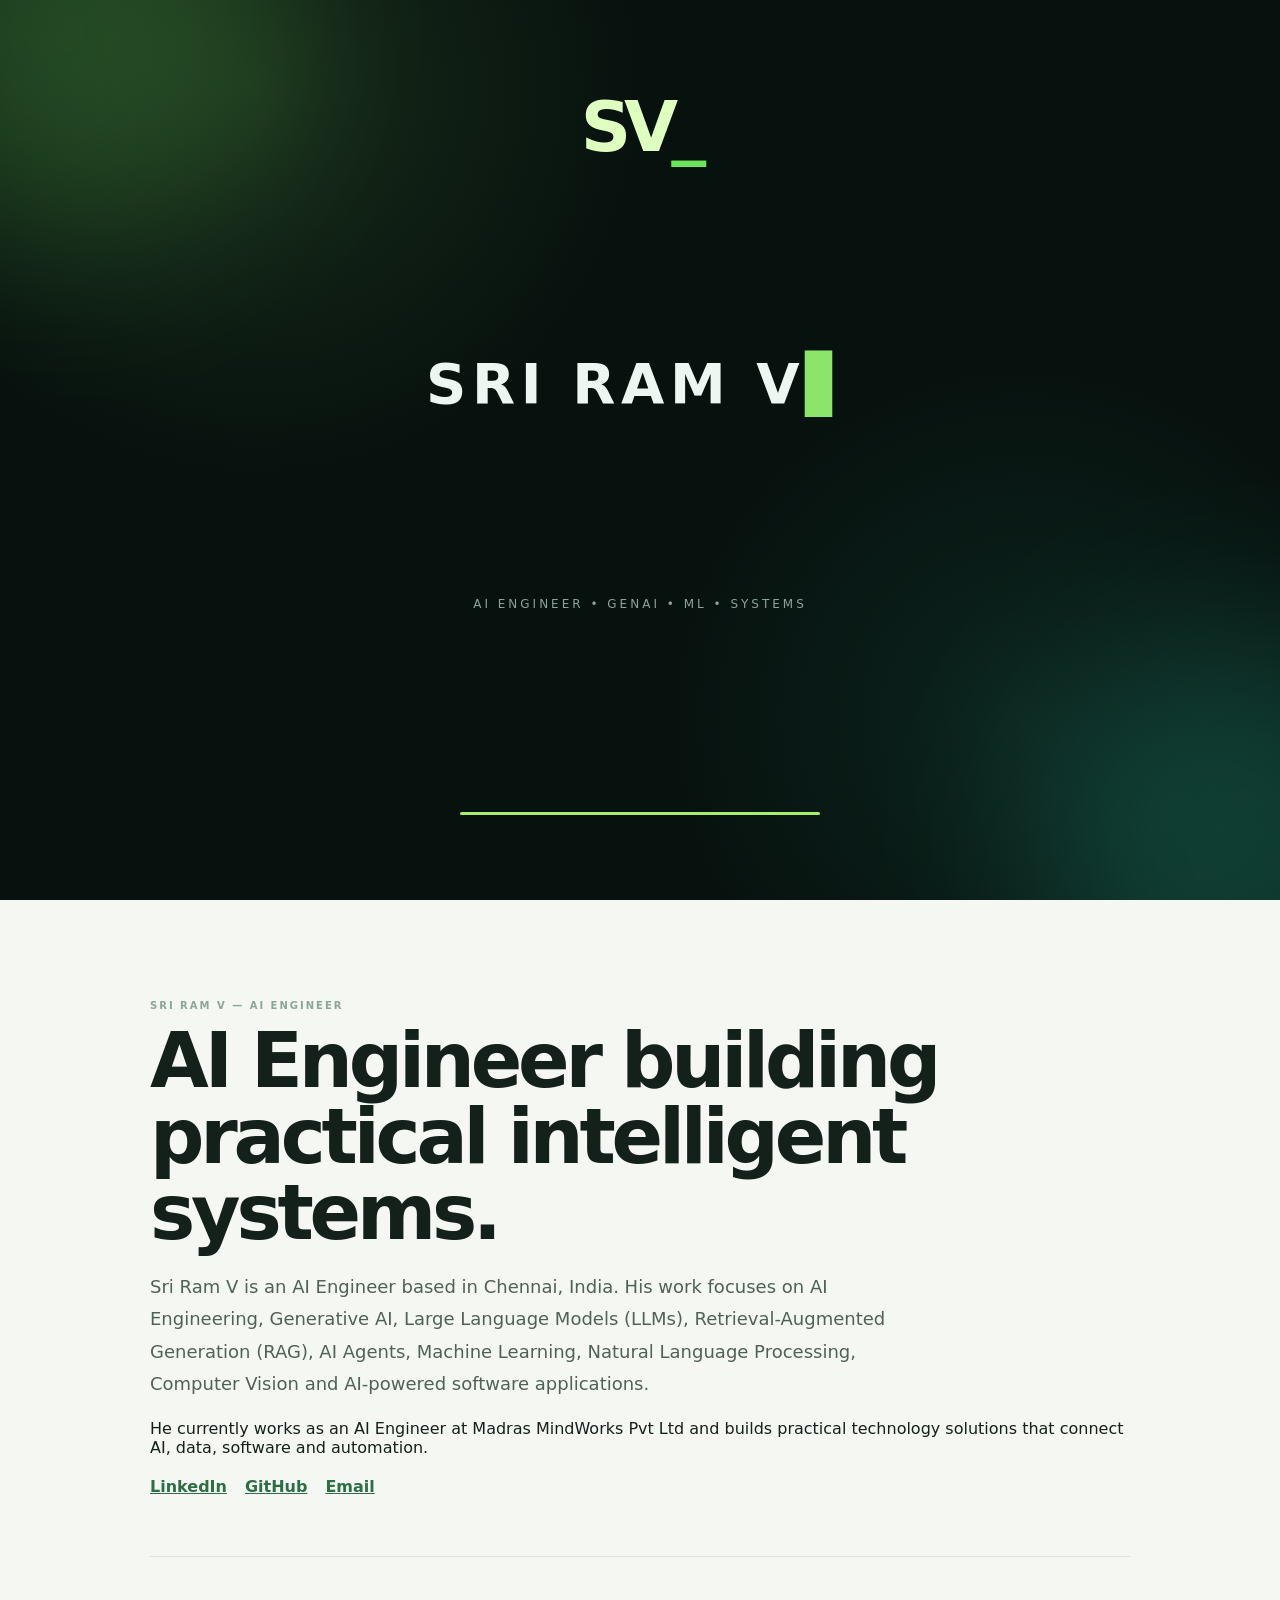
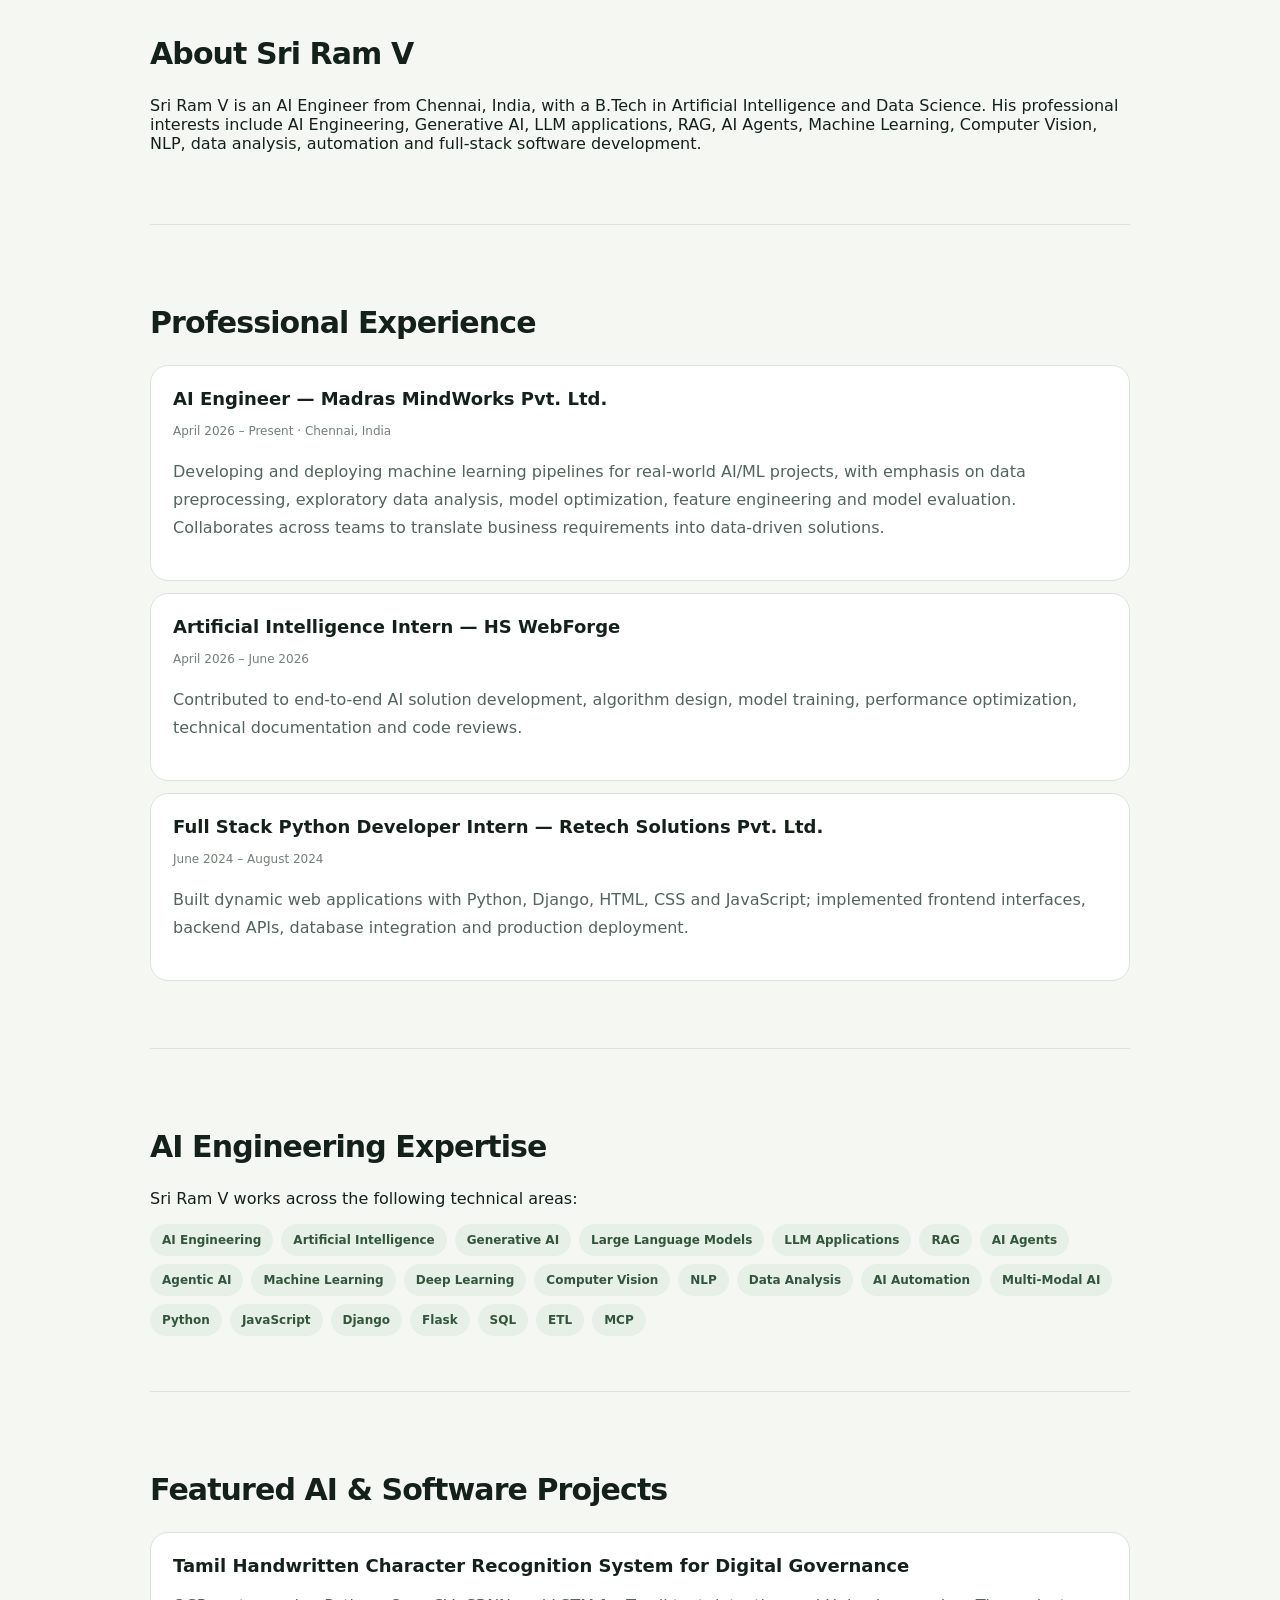
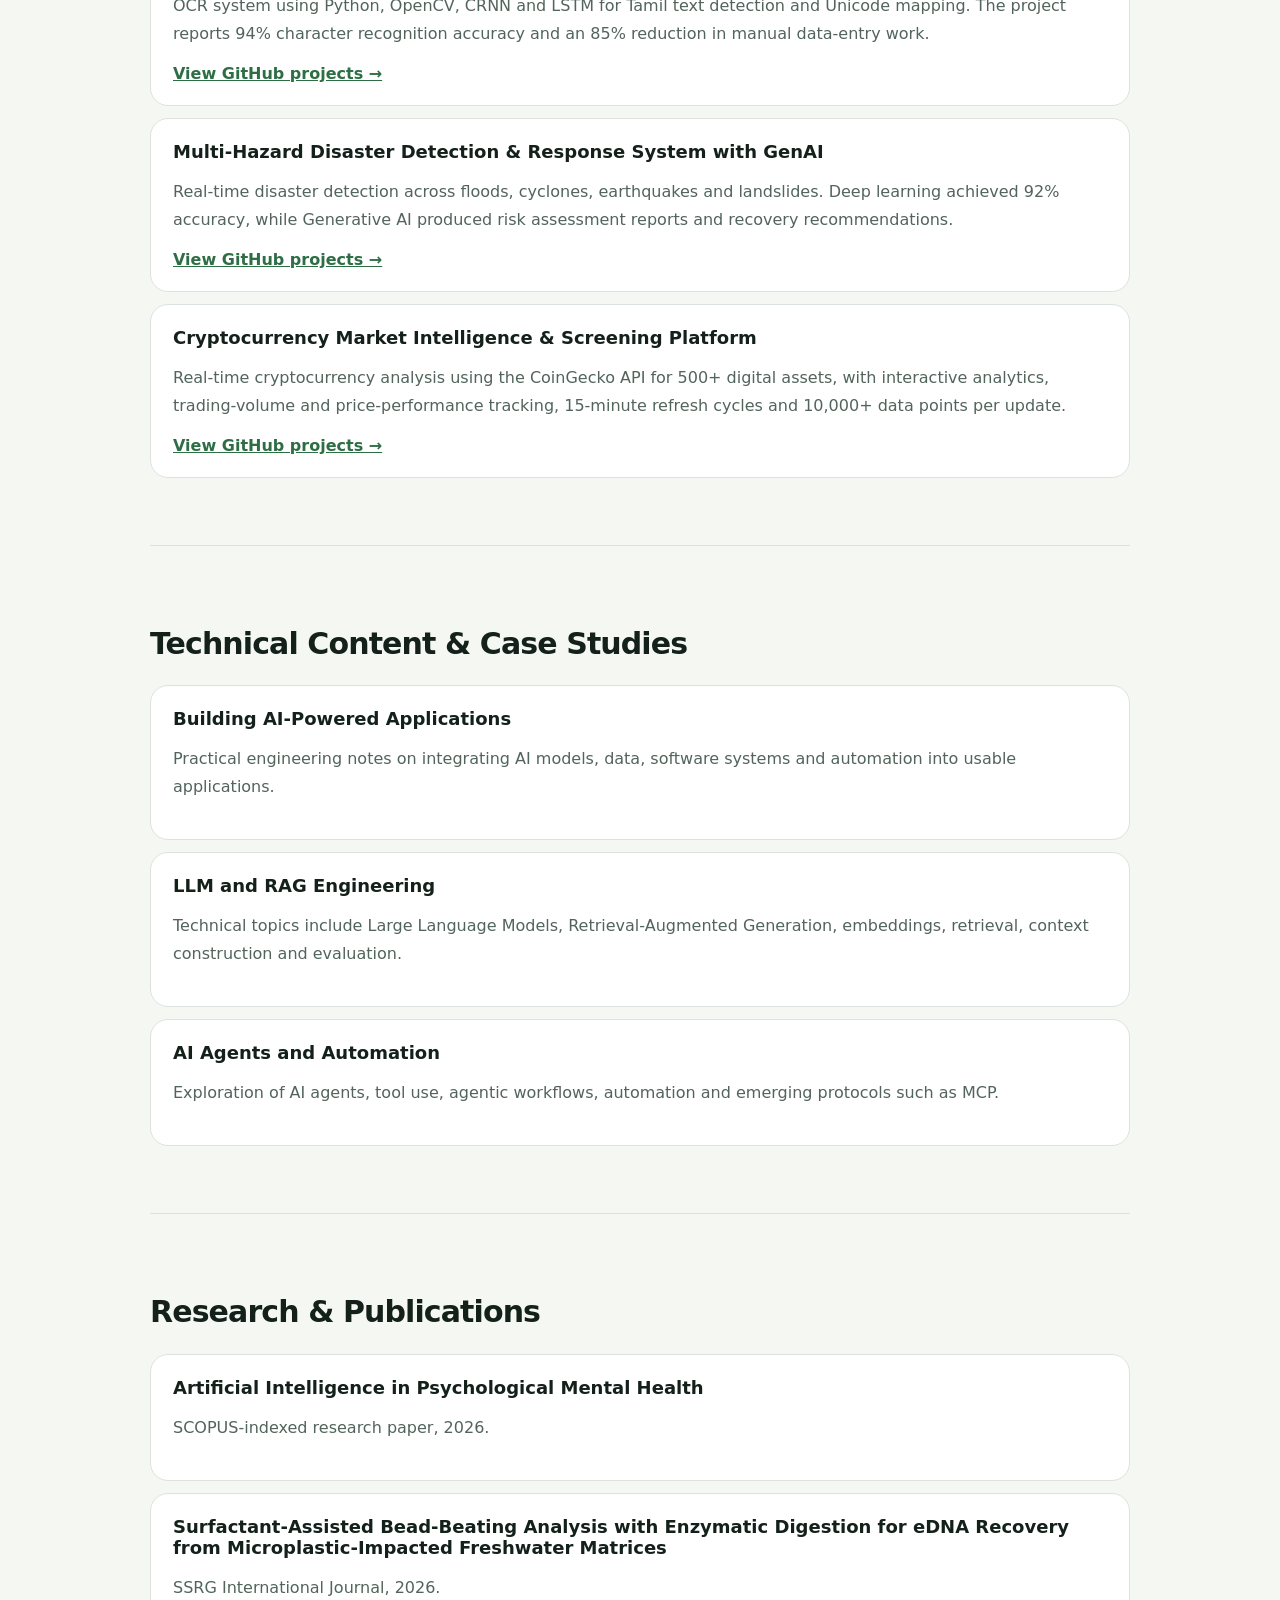
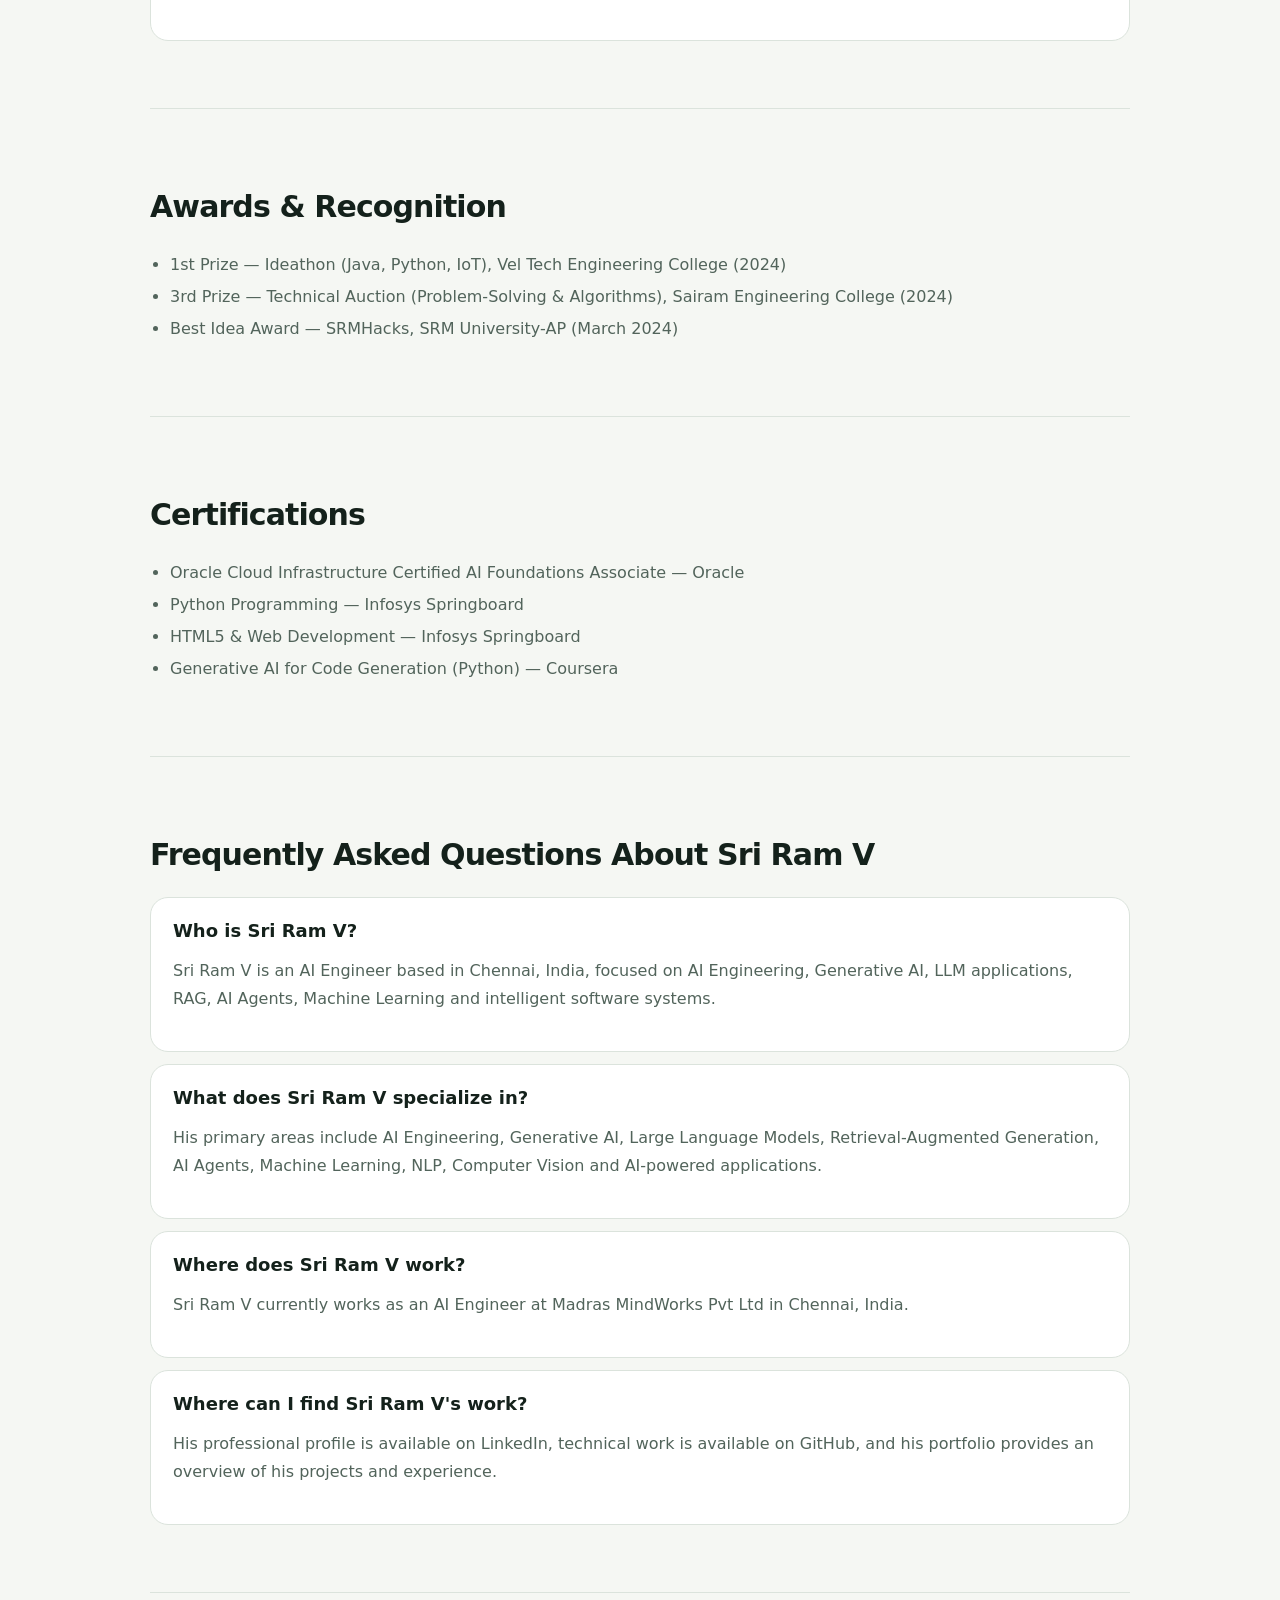
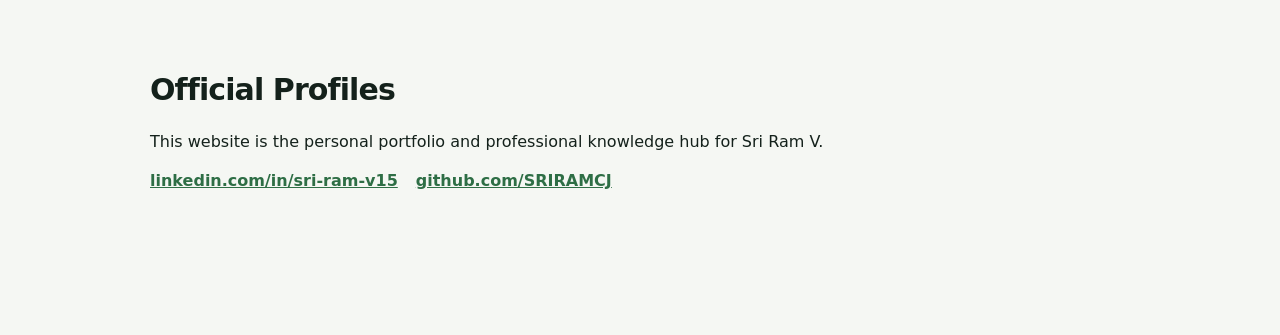
<file: index.html>
<!doctype html>
<html lang="en-IN">
<head>
  <meta charset="utf-8">
  <meta name="viewport" content="width=device-width,initial-scale=1">
  <meta name="google-site-verification" content="kruuDOYImn_65MZd4gg08ItQ2oBzcLphGVShpqjUZhc">
  <title>Sri Ram V — AI Engineer | Generative AI, LLMs, RAG & AI Agents</title>
  <meta name="description" content="Sri Ram V is an AI Engineer based in Chennai, India, building AI-powered applications and intelligent software systems across Generative AI, LLMs, RAG, AI Agents, Machine Learning, Computer Vision and NLP.">
  <meta name="author" content="Sri Ram V">
  <meta name="keywords" content="Sri Ram V, AI Engineer, Artificial Intelligence, Generative AI, LLM, RAG, AI Agents, Machine Learning, Computer Vision, NLP, Chennai">
  <meta name="robots" content="index,follow,max-image-preview:large,max-snippet:-1,max-video-preview:-1">
  <link rel="canonical" href="https://site-eight-gilt-52.vercel.app/">
  <link rel="me" href="https://www.linkedin.com/in/sri-ram-v15/">
  <link rel="me" href="https://github.com/SRIRAMCJ">
  <link rel="alternate" hreflang="en-in" href="https://site-eight-gilt-52.vercel.app/">
  <meta property="og:type" content="website">
  <meta property="og:title" content="Sri Ram V — AI Engineer | Generative AI & AI Engineering">
  <meta property="og:description" content="Sri Ram V is an AI Engineer based in Chennai, India, focused on Generative AI, LLM applications, RAG, AI Agents, Machine Learning and intelligent software systems.">
  <meta property="og:url" content="https://site-eight-gilt-52.vercel.app/">
  <meta property="og:site_name" content="Sri Ram V">
  <meta property="og:image" content="https://site-eight-gilt-52.vercel.app/assets/og-card.svg">
  <meta name="twitter:card" content="summary_large_image">
  <meta name="twitter:title" content="Sri Ram V — AI Engineer">
  <meta name="twitter:description" content="AI Engineer building practical AI-powered applications with Generative AI, LLMs, RAG, AI Agents and Machine Learning.">
  <meta name="theme-color" content="#07110e">
  <link rel="icon" href="assets/favicon.svg">
  <link rel="stylesheet" href="styles.css">

  <script type="application/ld+json">
  {
    "@context":"https://schema.org",
    "@graph":[
      {
        "@type":"Person",
        "@id":"https://site-eight-gilt-52.vercel.app/#person",
        "name":"Sri Ram V",
        "url":"https://site-eight-gilt-52.vercel.app/",
        "mainEntityOfPage":{"@id":"https://site-eight-gilt-52.vercel.app/#webpage"},
        "jobTitle":"AI Engineer",
        "description":"Sri Ram V is an AI Engineer based in Chennai, India, focused on AI Engineering, Generative AI, Large Language Models, Retrieval-Augmented Generation, AI Agents, Machine Learning, Computer Vision, NLP and AI-powered software applications.",
        "email":"mailto:sriramvenkat1592k4@gmail.com",
        "address":{"@type":"PostalAddress","addressLocality":"Chennai","addressRegion":"Tamil Nadu","addressCountry":"IN"},
        "worksFor":{"@type":"Organization","name":"Madras MindWorks Pvt Ltd"},
        "sameAs":[
          "https://www.linkedin.com/in/sri-ram-v15/",
          "https://github.com/SRIRAMCJ"
        ],
        "knowsAbout":[
          "Artificial Intelligence","AI Engineering","Generative AI","Large Language Models","Retrieval-Augmented Generation","RAG","AI Agents","Agentic AI","Machine Learning","Natural Language Processing","Computer Vision","AI Applications","AI Automation","Software Development","Python"
        ]
      },
      {
        "@type":"WebSite",
        "@id":"https://site-eight-gilt-52.vercel.app/#website",
        "url":"https://site-eight-gilt-52.vercel.app/",
        "name":"Sri Ram V — AI Engineer Portfolio",
        "description":"Official personal portfolio and professional knowledge hub for Sri Ram V, AI Engineer.",
        "publisher":{"@id":"https://site-eight-gilt-52.vercel.app/#person"},
        "inLanguage":"en-IN"
      },
      {
        "@type":"ProfilePage",
        "@id":"https://site-eight-gilt-52.vercel.app/#webpage",
        "url":"https://site-eight-gilt-52.vercel.app/",
        "name":"Sri Ram V — AI Engineer",
        "isPartOf":{"@id":"https://site-eight-gilt-52.vercel.app/#website"},
        "mainEntity":{"@id":"https://site-eight-gilt-52.vercel.app/#person"},
        "about":{"@id":"https://site-eight-gilt-52.vercel.app/#person"}
      }
    ]
  }
  </script>
</head>
<body>
  <a class="skip-link" href="#seo-content">Skip to accessible portfolio content</a>

  <div id="app" class="os-shell">
    <div class="ambient ambient-a"></div><div class="ambient ambient-b"></div>

    <section id="boot" class="screen boot-screen">
      <div class="boot-mark">SV<span>_</span></div>
      <div class="boot-title">SRI RAM V<span class="cursor">▋</span></div>
      <div class="boot-sub">AI ENGINEER • GENAI • ML • SYSTEMS</div>
      <div class="boot-progress"><i id="bootBar"></i></div>
      <button id="enterBtn" class="primary-btn hidden">Enter Portfolio</button>
    </section>

    <section id="login" class="screen login-screen hidden">
      <div class="login-card glass">
        <div class="avatar">SV</div>
        <div class="eyebrow">PERSONAL AI LAB</div>
        <h1>Welcome.</h1>
        <p>Explore Sri Ram V's interactive engineering portfolio.</p>
        <button id="loginBtn" class="primary-btn">Open Desktop</button>
      </div>
    </section>

    <section id="desktop" class="desktop hidden">
      <header class="topbar glass">
        <div class="brand"><span class="brand-dot"></span><b>SV<span>•</span>AI</b><small>portfolio.os</small></div>
        <div class="top-status"><span id="clock"></span><button id="themeBtn" class="icon-btn" title="Toggle theme">◐</button></div>
      </header>

      <main class="workspace">
        <div class="hero-widget glass">
          <div class="eyebrow">AI ENGINEER / BUILDER</div>
          <h2>Sri Ram V</h2>
          <p>Building practical intelligence with <strong>Generative AI, LLM applications, RAG, AI Agents & Machine Learning.</strong></p>
          <div class="hero-actions">
            <button data-open="projects" class="primary-btn">Explore work</button>
            <button data-open="about" class="ghost-btn">About me</button>
          </div>
          <div class="metrics">
            <div><b>94%</b><span>OCR accuracy</span></div>
            <div><b>92%</b><span>hazard detection</span></div>
            <div><b>500+</b><span>assets analyzed</span></div>
            <div><b>85%</b><span>manual work reduced</span></div>
          </div>
        </div>

        <div class="desktop-grid">
          <button class="app-icon" data-open="about"><span>🧠</span><b>About</b><small>profile.md</small></button>
          <button class="app-icon" data-open="experience"><span>💼</span><b>Experience</b><small>career.log</small></button>
          <button class="app-icon" data-open="projects"><span>🚀</span><b>Projects</b><small>workbench</small></button>
          <button class="app-icon" data-open="skills"><span>⚡</span><b>Expertise</b><small>stack.json</small></button>
          <button class="app-icon" data-open="research"><span>🔬</span><b>Research</b><small>papers</small></button>
          <button class="app-icon" data-open="articles"><span>📝</span><b>Case Studies</b><small>notes</small></button>
          <button class="app-icon" data-open="terminal"><span>⌘</span><b>Terminal</b><small>shell</small></button>
          <button class="app-icon" data-open="snake"><span>🐍</span><b>Snake</b><small>play</small></button>
          <button class="app-icon" data-open="contact"><span>✉</span><b>Contact</b><small>connect</small></button>
        </div>
      </main>

      <nav class="dock glass">
        <button data-open="about">🧠</button><button data-open="projects">🚀</button><button data-open="articles">📝</button><button data-open="terminal">⌘</button><button data-open="contact">✉</button>
      </nav>
    </section>

    <div id="windows"></div>
  </div>

  <!-- Crawlable, explicit identity/content layer for search engines and AI systems. Kept visually separate from the interactive experience. -->
  <main id="seo-content" class="seo-layer">
    <div class="seo-inner">
      <header class="seo-hero">
        <p class="eyebrow">SRI RAM V — AI ENGINEER</p>
        <h1>AI Engineer building practical intelligent systems.</h1>
        <p class="lead">Sri Ram V is an AI Engineer based in Chennai, India. His work focuses on AI Engineering, Generative AI, Large Language Models (LLMs), Retrieval-Augmented Generation (RAG), AI Agents, Machine Learning, Natural Language Processing, Computer Vision and AI-powered software applications.</p>
        <p>He currently works as an AI Engineer at Madras MindWorks Pvt Ltd and builds practical technology solutions that connect AI, data, software and automation.</p>
        <div class="link-row"><a href="https://www.linkedin.com/in/sri-ram-v15/">LinkedIn</a><a href="https://github.com/SRIRAMCJ">GitHub</a><a href="mailto:sriramvenkat1592k4@gmail.com">Email</a></div>
      </header>

      <section id="about-seo"><h2>About Sri Ram V</h2><p>Sri Ram V is an AI Engineer from Chennai, India, with a B.Tech in Artificial Intelligence and Data Science. His professional interests include AI Engineering, Generative AI, LLM applications, RAG, AI Agents, Machine Learning, Computer Vision, NLP, data analysis, automation and full-stack software development.</p></section>

      <section id="experience-seo"><h2>Professional Experience</h2>
        <article class="seo-card"><h3>AI Engineer — Madras MindWorks Pvt. Ltd.</h3><p class="meta">April 2026 – Present · Chennai, India</p><p>Developing and deploying machine learning pipelines for real-world AI/ML projects, with emphasis on data preprocessing, exploratory data analysis, model optimization, feature engineering and model evaluation. Collaborates across teams to translate business requirements into data-driven solutions.</p></article>
        <article class="seo-card"><h3>Artificial Intelligence Intern — HS WebForge</h3><p class="meta">April 2026 – June 2026</p><p>Contributed to end-to-end AI solution development, algorithm design, model training, performance optimization, technical documentation and code reviews.</p></article>
        <article class="seo-card"><h3>Full Stack Python Developer Intern — Retech Solutions Pvt. Ltd.</h3><p class="meta">June 2024 – August 2024</p><p>Built dynamic web applications with Python, Django, HTML, CSS and JavaScript; implemented frontend interfaces, backend APIs, database integration and production deployment.</p></article>
      </section>

      <section id="expertise-seo"><h2>AI Engineering Expertise</h2><p>Sri Ram V works across the following technical areas:</p><div class="tags"><span>AI Engineering</span><span>Artificial Intelligence</span><span>Generative AI</span><span>Large Language Models</span><span>LLM Applications</span><span>RAG</span><span>AI Agents</span><span>Agentic AI</span><span>Machine Learning</span><span>Deep Learning</span><span>Computer Vision</span><span>NLP</span><span>Data Analysis</span><span>AI Automation</span><span>Multi-Modal AI</span><span>Python</span><span>JavaScript</span><span>Django</span><span>Flask</span><span>SQL</span><span>ETL</span><span>MCP</span></div></section>

      <section id="projects-seo"><h2>Featured AI & Software Projects</h2>
        <article class="seo-card project"><h3>Tamil Handwritten Character Recognition System for Digital Governance</h3><p>OCR system using Python, OpenCV, CRNN and LSTM for Tamil text detection and Unicode mapping. The project reports 94% character recognition accuracy and an 85% reduction in manual data-entry work.</p><a href="https://github.com/SRIRAMCJ">View GitHub projects →</a></article>
        <article class="seo-card project"><h3>Multi-Hazard Disaster Detection & Response System with GenAI</h3><p>Real-time disaster detection across floods, cyclones, earthquakes and landslides. Deep learning achieved 92% accuracy, while Generative AI produced risk assessment reports and recovery recommendations.</p><a href="https://github.com/SRIRAMCJ">View GitHub projects →</a></article>
        <article class="seo-card project"><h3>Cryptocurrency Market Intelligence & Screening Platform</h3><p>Real-time cryptocurrency analysis using the CoinGecko API for 500+ digital assets, with interactive analytics, trading-volume and price-performance tracking, 15-minute refresh cycles and 10,000+ data points per update.</p><a href="https://github.com/SRIRAMCJ">View GitHub projects →</a></article>
      </section>

      <section id="articles-seo"><h2>Technical Content & Case Studies</h2>
        <article class="seo-card"><h3>Building AI-Powered Applications</h3><p>Practical engineering notes on integrating AI models, data, software systems and automation into usable applications.</p></article>
        <article class="seo-card"><h3>LLM and RAG Engineering</h3><p>Technical topics include Large Language Models, Retrieval-Augmented Generation, embeddings, retrieval, context construction and evaluation.</p></article>
        <article class="seo-card"><h3>AI Agents and Automation</h3><p>Exploration of AI agents, tool use, agentic workflows, automation and emerging protocols such as MCP.</p></article>
      </section>

      <section id="research-seo"><h2>Research & Publications</h2><article class="seo-card"><h3>Artificial Intelligence in Psychological Mental Health</h3><p>SCOPUS-indexed research paper, 2026.</p></article><article class="seo-card"><h3>Surfactant-Assisted Bead-Beating Analysis with Enzymatic Digestion for eDNA Recovery from Microplastic-Impacted Freshwater Matrices</h3><p>SSRG International Journal, 2026.</p></article></section>

      <section id="recognition-seo"><h2>Awards & Recognition</h2><ul class="plain-list"><li>1st Prize — Ideathon (Java, Python, IoT), Vel Tech Engineering College (2024)</li><li>3rd Prize — Technical Auction (Problem-Solving & Algorithms), Sairam Engineering College (2024)</li><li>Best Idea Award — SRMHacks, SRM University-AP (March 2024)</li></ul></section>

      <section id="certs-seo"><h2>Certifications</h2><ul class="plain-list"><li>Oracle Cloud Infrastructure Certified AI Foundations Associate — Oracle</li><li>Python Programming — Infosys Springboard</li><li>HTML5 & Web Development — Infosys Springboard</li><li>Generative AI for Code Generation (Python) — Coursera</li></ul></section>

      <section id="faq-seo"><h2>Frequently Asked Questions About Sri Ram V</h2>
        <article class="seo-card"><h3>Who is Sri Ram V?</h3><p>Sri Ram V is an AI Engineer based in Chennai, India, focused on AI Engineering, Generative AI, LLM applications, RAG, AI Agents, Machine Learning and intelligent software systems.</p></article>
        <article class="seo-card"><h3>What does Sri Ram V specialize in?</h3><p>His primary areas include AI Engineering, Generative AI, Large Language Models, Retrieval-Augmented Generation, AI Agents, Machine Learning, NLP, Computer Vision and AI-powered applications.</p></article>
        <article class="seo-card"><h3>Where does Sri Ram V work?</h3><p>Sri Ram V currently works as an AI Engineer at Madras MindWorks Pvt Ltd in Chennai, India.</p></article>
        <article class="seo-card"><h3>Where can I find Sri Ram V's work?</h3><p>His professional profile is available on LinkedIn, technical work is available on GitHub, and his portfolio provides an overview of his projects and experience.</p></article>
      </section>

      <section id="connections-seo"><h2>Official Profiles</h2><p>This website is the personal portfolio and professional knowledge hub for Sri Ram V.</p><div class="link-row"><a href="https://www.linkedin.com/in/sri-ram-v15/">linkedin.com/in/sri-ram-v15</a><a href="https://github.com/SRIRAMCJ">github.com/SRIRAMCJ</a></div></section>
    </div>
  </main>

  <script src="script.js"></script>
</body>
</html>
</file>
<file: styles.css>
*{box-sizing:border-box}html{scroll-behavior:smooth}body{margin:0;background:#07110e;color:#ecf7f2;font-family:Inter,ui-sans-serif,system-ui,-apple-system,BlinkMacSystemFont,"Segoe UI",sans-serif}button,a{font:inherit}button{cursor:pointer}.skip-link{position:fixed;left:12px;top:-50px;background:#b8f35b;color:#07110e;padding:10px 14px;border-radius:8px;z-index:9999}.skip-link:focus{top:12px}.os-shell{min-height:100vh;position:relative;overflow:hidden;background:radial-gradient(circle at 20% 10%,rgba(130,220,104,.13),transparent 30%),radial-gradient(circle at 80% 80%,rgba(53,200,166,.1),transparent 30%),#07110e}.ambient{position:absolute;width:420px;height:420px;border-radius:50%;filter:blur(90px);opacity:.22;pointer-events:none}.ambient-a{background:#6de35c;top:-180px;left:-150px}.ambient-b{background:#2bc9a5;right:-180px;bottom:-160px}.screen{min-height:100vh;display:grid;place-items:center;position:relative;z-index:2}.boot-screen{text-align:center}.boot-mark{font-size:70px;font-weight:900;letter-spacing:-7px;color:#dfffc0}.boot-mark span{color:#6de35c}.boot-title{font-size:clamp(24px,5vw,56px);font-weight:900;letter-spacing:.1em;margin-top:12px}.cursor{color:#8be56b;animation:blink 1s infinite}.boot-sub{margin:10px 0 30px;color:#8ba39a;font-size:12px;letter-spacing:.25em}.boot-progress{height:3px;width:min(360px,70vw);background:#1b2d27;border-radius:9px;margin:auto;overflow:hidden}.boot-progress i{display:block;height:100%;width:0;background:#a8ef67;transition:width 1.7s ease}.hidden{display:none!important}.primary-btn,.ghost-btn,.icon-btn{border:0;border-radius:12px;padding:11px 16px}.primary-btn{background:#b8f35b;color:#07110e;font-weight:800;box-shadow:0 8px 30px rgba(184,243,91,.15)}.ghost-btn,.icon-btn{background:rgba(255,255,255,.06);color:#e9f6ef;border:1px solid rgba(255,255,255,.1)}.glass{background:rgba(10,24,20,.72);border:1px solid rgba(205,255,220,.1);backdrop-filter:blur(20px);box-shadow:0 25px 80px rgba(0,0,0,.3)}.login-card{width:min(430px,90vw);padding:40px;border-radius:26px;text-align:center}.avatar{height:74px;width:74px;display:grid;place-items:center;margin:0 auto 20px;border-radius:22px;background:linear-gradient(135deg,#b8f35b,#3ec8a2);color:#07110e;font-weight:900;font-size:22px}.eyebrow{font-size:10px;letter-spacing:.2em;color:#8aa69a;font-weight:800}.login-card h1{font-size:46px;margin:8px 0}.login-card p{color:#91a99f;line-height:1.7;margin-bottom:25px}.desktop{min-height:100vh;position:relative;z-index:2;padding:18px 18px 100px}.topbar{height:58px;border-radius:16px;padding:0 16px;display:flex;align-items:center;justify-content:space-between}.brand{display:flex;align-items:center;gap:9px}.brand b{font-size:15px}.brand b span{color:#b8f35b}.brand small{color:#719087;font-size:10px}.brand-dot{width:8px;height:8px;background:#a8ef67;border-radius:50%;box-shadow:0 0 14px #a8ef67}.top-status{display:flex;gap:10px;align-items:center;color:#9db2aa;font-size:12px}.icon-btn{padding:8px 10px}.workspace{max-width:1120px;margin:28px auto}.hero-widget{border-radius:26px;padding:clamp(26px,5vw,54px);position:relative;overflow:hidden}.hero-widget:after{content:"";position:absolute;width:240px;height:240px;border-radius:50%;background:#a8ef67;opacity:.07;right:-60px;top:-90px;filter:blur(20px)}.hero-widget h2{font-size:clamp(48px,8vw,94px);letter-spacing:-.07em;line-height:.95;margin:10px 0 15px}.hero-widget p{max-width:680px;color:#a5bbb1;line-height:1.7;font-size:clamp(15px,2vw,19px)}.hero-widget strong{color:#e7f9ee}.hero-actions{display:flex;gap:10px;margin-top:24px}.metrics{display:grid;grid-template-columns:repeat(4,1fr);gap:10px;margin-top:38px}.metrics div{padding:16px;border-radius:16px;background:rgba(255,255,255,.035);border:1px solid rgba(255,255,255,.06)}.metrics b{display:block;font-size:25px;color:#b8f35b}.metrics span{display:block;color:#789188;font-size:10px;margin-top:4px}.desktop-grid{display:grid;grid-template-columns:repeat(5,1fr);gap:12px;margin-top:16px}.app-icon{min-height:128px;padding:17px;text-align:left;border-radius:20px;color:#edf8f2;background:rgba(12,28,23,.65);border:1px solid rgba(255,255,255,.07);transition:.25s}.app-icon:hover{transform:translateY(-5px);border-color:rgba(184,243,91,.3);background:rgba(20,42,34,.85)}.app-icon span{font-size:28px;display:block;margin-bottom:17px}.app-icon b{display:block;font-size:13px}.app-icon small{color:#668077;font-size:10px}.dock{position:fixed;bottom:18px;left:50%;transform:translateX(-50%);padding:9px;border-radius:18px;display:flex;gap:6px;z-index:20}.dock button{height:45px;width:45px;border:0;border-radius:12px;background:rgba(255,255,255,.05);font-size:20px}.window{position:fixed;z-index:30;width:min(760px,92vw);max-height:78vh;left:50%;top:50%;transform:translate(-50%,-50%);border-radius:20px;overflow:hidden;background:#091713;border:1px solid rgba(205,255,220,.12);box-shadow:0 40px 120px rgba(0,0,0,.65)}.window-head{height:48px;display:flex;align-items:center;justify-content:space-between;padding:0 13px;background:rgba(255,255,255,.035);border-bottom:1px solid rgba(255,255,255,.06)}.window-head b{font-size:12px}.win-controls button{border:0;background:none;color:#94aaa1;margin-left:7px}.window-body{padding:22px;overflow:auto;max-height:calc(78vh - 48px)}.window-body h2{font-size:28px;margin:0 0 10px}.window-body h3{margin-bottom:5px}.window-body p,.window-body li{color:#9bb1a8;line-height:1.7;font-size:13px}.card-list{display:grid;gap:12px}.mini-card{padding:16px;border-radius:15px;background:rgba(255,255,255,.035);border:1px solid rgba(255,255,255,.06)}.tag{display:inline-block;padding:5px 8px;border-radius:8px;background:rgba(184,243,91,.08);color:#b8f35b;font-size:10px;margin:4px 4px 0 0}.terminal{font-family:"SFMono-Regular",Consolas,monospace;color:#b8f35b;background:#030907;padding:16px;border-radius:12px;min-height:310px}.terminal-output{white-space:pre-wrap;color:#a4bdb2;font-size:12px;line-height:1.65;min-height:250px}.terminal-input{width:100%;background:transparent;border:0;outline:0;color:#b8f35b;font-family:inherit}.snake-wrap{text-align:center}.snake-canvas{background:#030907;border:1px solid rgba(184,243,91,.2);width:min(420px,100%);aspect-ratio:1;margin:auto}.snake-btn{margin-top:12px}.seo-layer{background:#f5f7f3;color:#14211b;padding:90px 20px}.seo-inner{max-width:980px;margin:auto}.seo-hero{padding-bottom:60px}.seo-hero h1{font-size:clamp(40px,7vw,76px);letter-spacing:-.055em;line-height:1;margin:12px 0 20px}.seo-hero .lead{font-size:18px;line-height:1.8;color:#506158;max-width:780px}.seo-layer section{padding:55px 0;border-top:1px solid #dbe3dc}.seo-layer h2{font-size:30px;letter-spacing:-.03em}.seo-card{padding:22px;border:1px solid #dbe3dc;border-radius:18px;background:white;margin:12px 0}.seo-card h3{margin:0 0 5px;font-size:18px}.seo-card p{color:#52645b;line-height:1.75}.seo-card a,.link-row a{color:#2e6e45;font-weight:700}.meta{font-size:12px!important;color:#728077!important}.tags{display:flex;flex-wrap:wrap;gap:8px}.tags span{padding:9px 12px;border-radius:999px;background:#e7f0e6;color:#31563c;font-size:12px;font-weight:700}.plain-list{padding-left:20px;color:#52645b;line-height:2}.link-row{display:flex;flex-wrap:wrap;gap:18px;margin-top:20px}@keyframes blink{50%{opacity:0}}@media(max-width:800px){.desktop-grid{grid-template-columns:repeat(3,1fr)}.metrics{grid-template-columns:repeat(2,1fr)}.hero-widget h2{font-size:56px}}@media(max-width:520px){.desktop{padding:10px 10px 92px}.desktop-grid{grid-template-columns:repeat(2,1fr)}.metrics{grid-template-columns:1fr 1fr}.app-icon{min-height:115px}.hero-widget{padding:25px}.hero-widget h2{font-size:48px}.seo-layer{padding:65px 16px}.login-card h1{font-size:38px}}
</file>
